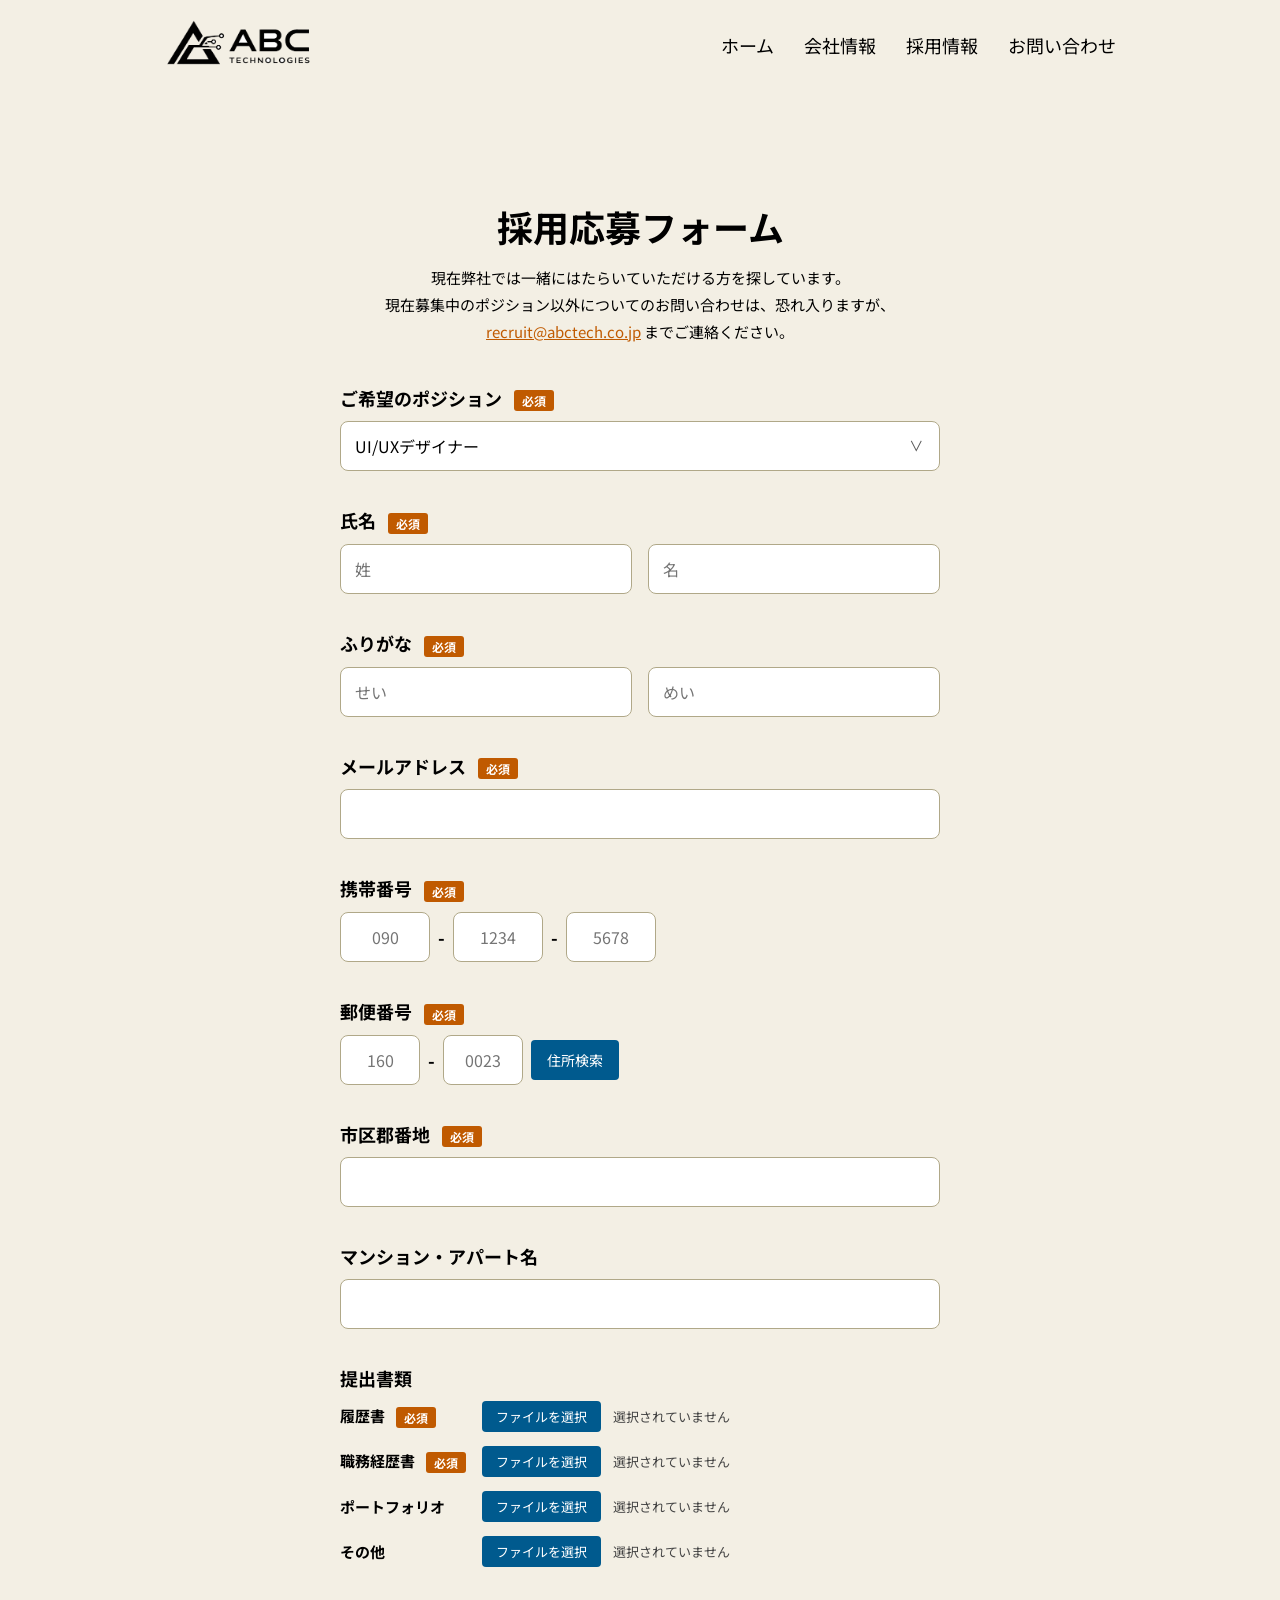
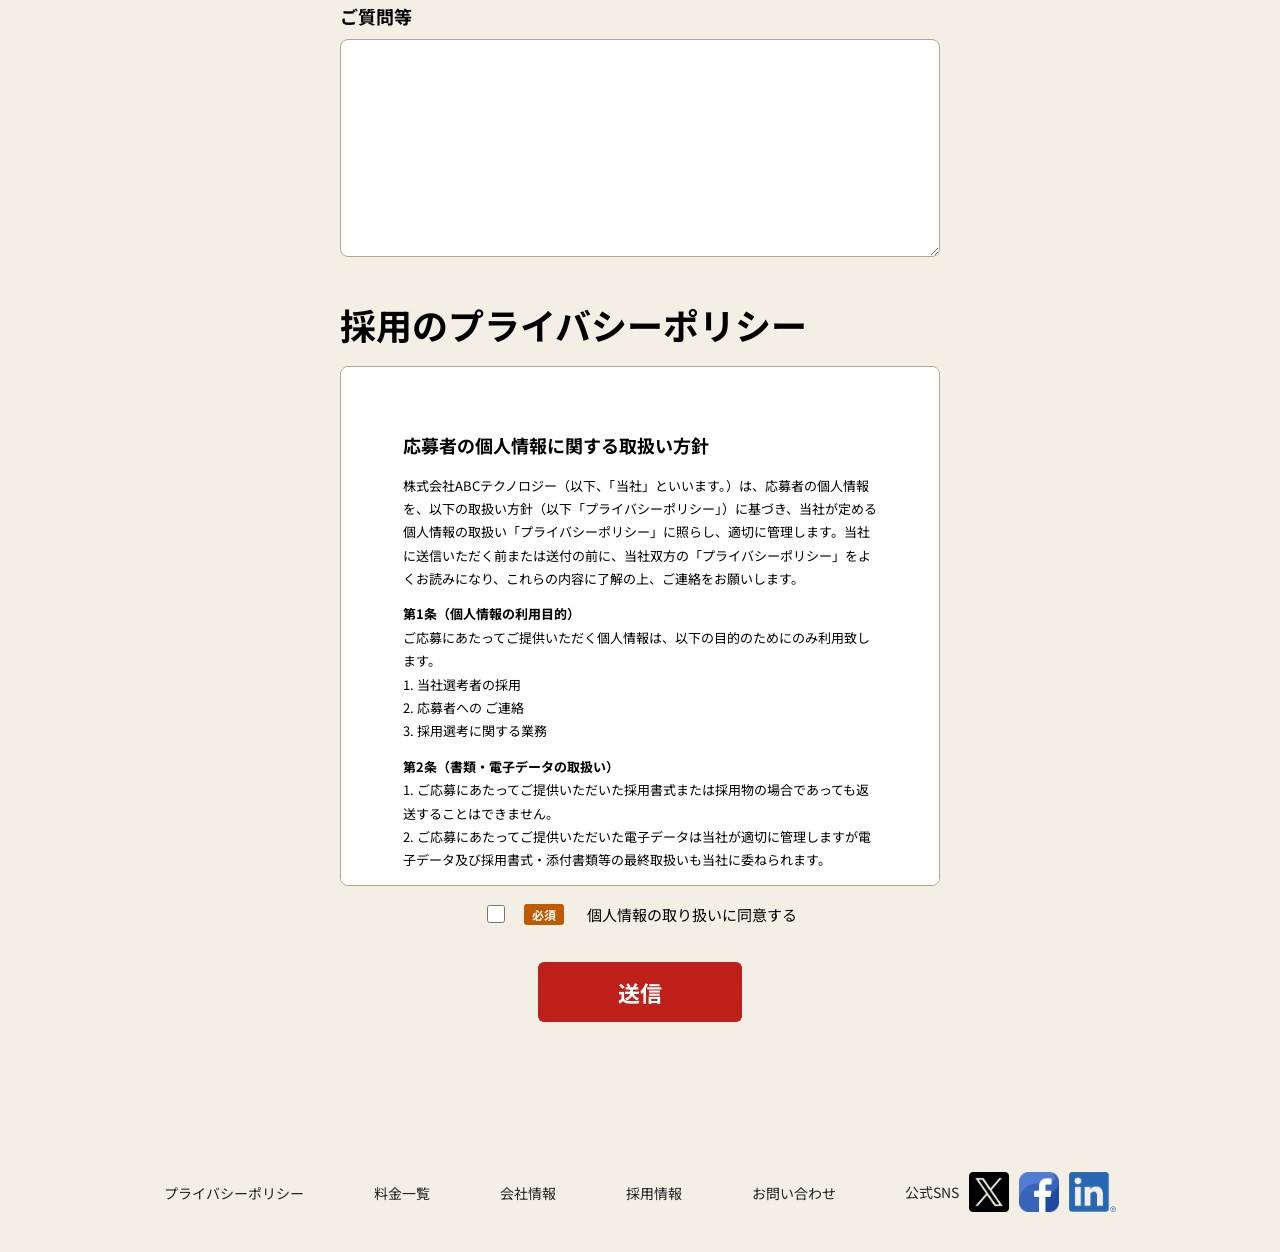
<file: apply.html>
<!DOCTYPE html>
<html lang="ja">

<head>
    <meta charset="UTF-8" />
    <meta name="viewport" content="width=device-width, initial-scale=1.0" />
    <title>採用応募フォーム | ABC Technologies</title>
    <link rel="preconnect" href="https://fonts.googleapis.com">
    <link rel="preconnect" href="https://fonts.gstatic.com" crossorigin>
    <link href="https://fonts.googleapis.com/css2?family=Noto+Sans+JP:wght@400;700&display=swap" rel="stylesheet">
    <link rel="stylesheet" href="css/style.css" />
    <link rel="stylesheet" href="css/responsive.css" media="screen and (max-width: 767px)" />
</head>

<body>

    <!-- ヘッダー -->
    <header>
        <div class="container header-inner">
            <div class="logo">
                <a href="index.html"><img src="images/ABC_Logo.png" alt="ABC Technologies"></a>
            </div>
            <nav class="nav">
                <a href="index.html">ホーム</a>
                <a href="company.html">会社情報</a>
                <a href="recruit.html">採用情報</a>
                <a href="contact.html">お問い合わせ</a>
            </nav>
        </div>
    </header>

    <main>
        <section class="section">
            <div class="container">

                <h1 class="form-page-title">採用応募フォーム</h1>
                <p class="form-page-lead">
                    現在弊社では一緒にはたらいていただける方を探しています。<br>
                    現在募集中のポジション以外についてのお問い合わせは、恐れ入りますが、<br>
                    <a href="mailto:recruit@abctech.co.jp" class="form-mail-link">recruit@abctech.co.jp</a> までご連絡ください。
                </p>

                <!--
                ========================================
                  メール送信の設定方法（2択）

                  【方法A: Formspree Pro（有料・簡単）】※天賦は有料プランが必要
                  1. https://formspree.io でProプランに登録
                  2. フォームIDを取得
                  3. action の "YOUR_FORM_ID" を差し替える

                  【方法B: PHP + PHPMailer（無料・サーバー必要）】
                  1. apply.php を作成しサーバーにアップロード
                  2. action="apply.php" に変更
                  3. 送信先: sachioi.portfolio@gmail.com を apply.php 内に設定
                ========================================
                -->
                <!-- 添付ファイル機能はFormspree Proプランで対応。現在は無料プランのため送信できません -->
                <form class="contact-form" id="applyForm" action="https://formspree.io/f/mnjlyvye" method="POST"
                    enctype="multipart/form-data">
                    <input type="hidden" name="_subject" value="【採用応募】お問い合わせ">
                    <input type="hidden" name="_replyto" value="oi.sachi.lotsangeles@gmail.com">

                    <!-- ご希望のポジション -->
                    <div class="form-group">
                        <label class="form-label" for="position">
                            ご希望のポジション <span class="form-required">必須</span>
                        </label>
                        <div class="form-select-wrap">
                            <select class="form-select" id="position" name="ご希望のポジション" required>
                                <option value="UI/UXデザイナー">UI/UXデザイナー</option>
                                <option value="バックエンドエンジニア">バックエンドエンジニア</option>
                                <option value="経理（マネージャー候補）">経理（マネージャー候補）</option>
                            </select>
                        </div>
                    </div>

                    <!-- 氏名 -->
                    <div class="form-group">
                        <label class="form-label">
                            氏名 <span class="form-required">必須</span>
                        </label>
                        <div class="form-row">
                            <input class="form-input" type="text" name="姓" required placeholder="姓">
                            <input class="form-input" type="text" name="名" required placeholder="名">
                        </div>
                    </div>

                    <!-- ふりがな -->
                    <div class="form-group">
                        <label class="form-label">
                            ふりがな <span class="form-required">必須</span>
                        </label>
                        <div class="form-row">
                            <input class="form-input" type="text" name="せい" required placeholder="せい">
                            <input class="form-input" type="text" name="めい" required placeholder="めい">
                        </div>
                    </div>

                    <!-- メールアドレス -->
                    <div class="form-group">
                        <label class="form-label" for="email">
                            メールアドレス <span class="form-required">必須</span>
                        </label>
                        <input class="form-input" type="email" id="email" name="メールアドレス" required>
                    </div>

                    <!-- 携帯番号 -->
                    <div class="form-group">
                        <label class="form-label">
                            携帯番号 <span class="form-required">必須</span>
                        </label>
                        <div class="form-tel-row">
                            <input class="form-input form-input--tel" type="tel" id="tel1" name="携帯番号1" maxlength="4"
                                required placeholder="090">
                            <span class="form-tel-sep">-</span>
                            <input class="form-input form-input--tel" type="tel" id="tel2" name="携帯番号2" maxlength="4"
                                required placeholder="1234">
                            <span class="form-tel-sep">-</span>
                            <input class="form-input form-input--tel" type="tel" id="tel3" name="携帯番号3" maxlength="4"
                                required placeholder="5678">
                        </div>
                    </div>

                    <!-- 郵便番号 -->
                    <div class="form-group">
                        <label class="form-label">
                            郵便番号 <span class="form-required">必須</span>
                        </label>
                        <div class="form-zip-row">
                            <input class="form-input form-input--zip" type="tel" id="zip1" name="郵便番号1" maxlength="3"
                                required placeholder="160">
                            <span class="form-tel-sep">-</span>
                            <input class="form-input form-input--zip" type="tel" id="zip2" name="郵便番号2" maxlength="4"
                                required placeholder="0023">
                            <button type="button" class="btn-zip-search" id="zipSearch">住所検索</button>
                        </div>
                    </div>

                    <!-- 市区郡番地 -->
                    <div class="form-group">
                        <label class="form-label" for="address">
                            市区郡番地 <span class="form-required">必須</span>
                        </label>
                        <input class="form-input" type="text" id="address" name="市区郡番地" required>
                    </div>

                    <!-- マンション・アパート名 -->
                    <div class="form-group">
                        <label class="form-label" for="building">マンション・アパート名</label>
                        <input class="form-input" type="text" id="building" name="マンション・アパート名">
                    </div>

                    <!-- 提出書類 -->
                    <div class="form-group">
                        <label class="form-label">提出書類</label>
                        <div class="form-file-list">
                            <div class="form-file-row">
                                <span class="form-file-label">履歴書 <span class="form-required">必須</span></span>
                                <input type="file" name="履歴書" id="resume" accept=".pdf,.doc,.docx" required
                                    class="form-file-input">
                                <label for="resume" class="btn-file">ファイルを選択</label>
                                <span class="form-file-name" id="resumeName">選択されていません</span>
                                <button type="button" class="btn-file-clear" id="resumeClear" style="display:none"
                                    aria-label="削除">✕</button>
                            </div>
                            <div class="form-file-row">
                                <span class="form-file-label">職務経歴書 <span class="form-required">必須</span></span>
                                <input type="file" name="職務経歴書" id="career" accept=".pdf,.doc,.docx" required
                                    class="form-file-input">
                                <label for="career" class="btn-file">ファイルを選択</label>
                                <span class="form-file-name" id="careerName">選択されていません</span>
                                <button type="button" class="btn-file-clear" id="careerClear" style="display:none"
                                    aria-label="削除">✕</button>
                            </div>
                            <div class="form-file-row">
                                <span class="form-file-label">ポートフォリオ</span>
                                <input type="file" name="ポートフォリオ" id="portfolio" accept=".pdf,.zip,.png,.jpg"
                                    class="form-file-input">
                                <label for="portfolio" class="btn-file">ファイルを選択</label>
                                <span class="form-file-name" id="portfolioName">選択されていません</span>
                                <button type="button" class="btn-file-clear" id="portfolioClear" style="display:none"
                                    aria-label="削除">✕</button>
                            </div>
                            <div class="form-file-row">
                                <span class="form-file-label">その他</span>
                                <input type="file" name="その他" id="other" class="form-file-input">
                                <label for="other" class="btn-file">ファイルを選択</label>
                                <span class="form-file-name" id="otherName">選択されていません</span>
                                <button type="button" class="btn-file-clear" id="otherClear" style="display:none"
                                    aria-label="削除">✕</button>
                            </div>
                        </div>
                    </div>

                    <!-- ご質問等 -->
                    <div class="form-group">
                        <label class="form-label" for="question">ご質問等</label>
                        <textarea class="form-textarea" id="question" name="ご質問等" rows="8"></textarea>
                    </div>

                    <!-- 採用のプライバシーポリシー -->
                    <div class="form-group">
                        <h2 class="form-privacy-title">採用のプライバシーポリシー</h2>
                        <div class="form-privacy-box">
                            <p class="privacy-box-heading"><strong>応募者の個人情報に関する取扱い方針</strong></p>
                            <p>株式会社ABCテクノロジー（以下、「当社」といいます。）は、応募者の個人情報を、以下の取扱い方針（以下「プライバシーポリシー」）に基づき、当社が定める個人情報の取扱い「プライバシーポリシー」に照らし、適切に管理します。当社に送信いただく前または送付の前に、当社双方の「プライバシーポリシー」をよくお読みになり、これらの内容に了解の上、ご連絡をお願いします。
                            </p>
                            <p><strong>第1条（個人情報の利用目的）</strong><br>
                                ご応募にあたってご提供いただく個人情報は、以下の目的のためにのみ利用致します。<br>
                                1. 当社選考者の採用<br>
                                2. 応募者への ご連絡<br>
                                3. 採用選考に関する業務</p>
                            <p><strong>第2条（書類・電子データの取扱い）</strong><br>
                                1. ご応募にあたってご提供いただいた採用書式または採用物の場合であっても返送することはできません。<br>
                                2. ご応募にあたってご提供いただいた電子データは当社が適切に管理しますが電子データ及び採用書式・添付書類等の最終取扱いも当社に委ねられます。</p>
                            <p><strong>第3条（適用除外）</strong><br>
                                当社代人など、ご提供いただける場合もあっても、その内容がこれにあたらない場合は本方針の対象外となります。</p>
                            <p><strong>第4条（個人情報を提供いただけない場合の取扱い）</strong><br>
                                ご提供が任意の個人情報をご提供いただけない場合、当社代人への ご審査ができない場合があります。</p>
                            <p><strong>第5条（お問い合わせ）</strong><br>
                                ご応募に関するお問い合わせは次の担当部署までご連絡ください。<br>
                                社名：株式会社ABCテクノロジー<br>
                                住所：〒160-0023 東京都新宿区西新宿1-1-1<br>
                                担当部署：人事部<br>
                                Eメールアドレス：Recruit@ABCtech.co.jp</p>
                        </div>

                        <label class="form-checkbox-label">
                            <input type="checkbox" name="採用個人情報同意" required>
                            <span class="form-required">必須</span>　個人情報の取り扱いに同意する
                        </label>
                    </div>

                    <!-- 送信ボタン -->
                    <div class="button-wrap">
                        <button type="submit" class="btn btn-submit btn-submit--orange">送信</button>
                    </div>

                </form>

            </div>
        </section>
    </main>

    <!-- フッター -->
    <footer class="site-footer">
        <div class="container footer-inner">
            <ul class="footer-nav">
                <li><a href="privacy.html">プライバシーポリシー</a></li>
                <li><a href="service.html">料金一覧</a></li>
                <li><a href="company.html">会社情報</a></li>
                <li><a href="recruit.html">採用情報</a></li>
                <li><a href="contact.html">お問い合わせ</a></li>
            </ul>
            <div class="footer-sns">
                <span class="footer-sns-text">公式SNS</span>
                <a href="https://x.com/sachi_oi" target="_blank" rel="noopener"><img src="images/Footer_X logo.png"
                        alt="X"></a>
                <a href="https://www.facebook.com/sachi.oi" target="_blank" rel="noopener"><img
                        src="images/Footer_Facebook logo.png" alt="Facebook"></a>
                <a href="https://www.linkedin.com/in/oisachi/" target="_blank" rel="noopener"><img
                        src="images/Footer_LinkedIn logo.png" alt="LinkedIn"></a>
            </div>
        </div>
    </footer>

    <script>
        /* ---- 郵便番号 → 住所自動入力（zipcloud API） ---- */
        document.getElementById('zipSearch').addEventListener('click', function () {
            const zip = document.getElementById('zip1').value + document.getElementById('zip2').value;
            if (zip.length < 7) {
                alert('郵便番号を正しく入力してください（例：160-0023）');
                return;
            }
            fetch(`https://zipcloud.ibsnet.co.jp/api/search?zipcode=${zip}`)
                .then(r => r.json())
                .then(data => {
                    if (data.results) {
                        const r = data.results[0];
                        document.getElementById('address').value =
                            r.address1 + r.address2 + r.address3;
                    } else {
                        alert('住所が見つかりませんでした。郵便番号を確認してください。');
                    }
                })
                .catch(() => alert('住所検索に失敗しました。'));
        });

        /* ---- ファイル選択・削除 ---- */
        const fileFields = [
            { input: 'resume', nameEl: 'resumeName', clearBtn: 'resumeClear' },
            { input: 'career', nameEl: 'careerName', clearBtn: 'careerClear' },
            { input: 'portfolio', nameEl: 'portfolioName', clearBtn: 'portfolioClear' },
            { input: 'other', nameEl: 'otherName', clearBtn: 'otherClear' },
        ];

        fileFields.forEach(({ input, nameEl, clearBtn }) => {
            const inputEl = document.getElementById(input);
            const nameSpan = document.getElementById(nameEl);
            const clearEl = document.getElementById(clearBtn);

            // ファイル選択時：ファイル名表示・削除ボタン表示
            inputEl.addEventListener('change', function () {
                if (this.files.length > 0) {
                    nameSpan.textContent = this.files[0].name;
                    clearEl.style.display = 'inline-flex';
                } else {
                    nameSpan.textContent = '選択されていません';
                    clearEl.style.display = 'none';
                }
            });

            // 削除ボタン：ファイルをリセット
            clearEl.addEventListener('click', function () {
                inputEl.value = '';
                nameSpan.textContent = '選択されていません';
                clearEl.style.display = 'none';
            });
        });

        /* ---- 日本語バリデーションメッセージ ---- */
        document.getElementById('applyForm').addEventListener('submit', function (e) {
            const inputs = this.querySelectorAll('[required]');
            let firstInvalid = null;
            inputs.forEach(el => {
                if (!el.validity.valid) {
                    if (!firstInvalid) firstInvalid = el;
                    if (el.validity.valueMissing) {
                        el.setCustomValidity('この項目は必須です。');
                    }
                } else {
                    el.setCustomValidity('');
                }
            });
        });

        // 入力のたびにカスタムメッセージをリセット（再入力時に正しく検証されるよう）
        document.getElementById('applyForm').querySelectorAll('[required]').forEach(el => {
            el.addEventListener('input', function () {
                this.setCustomValidity('');
            });
        });
    </script>

</body>

</html>
</file>
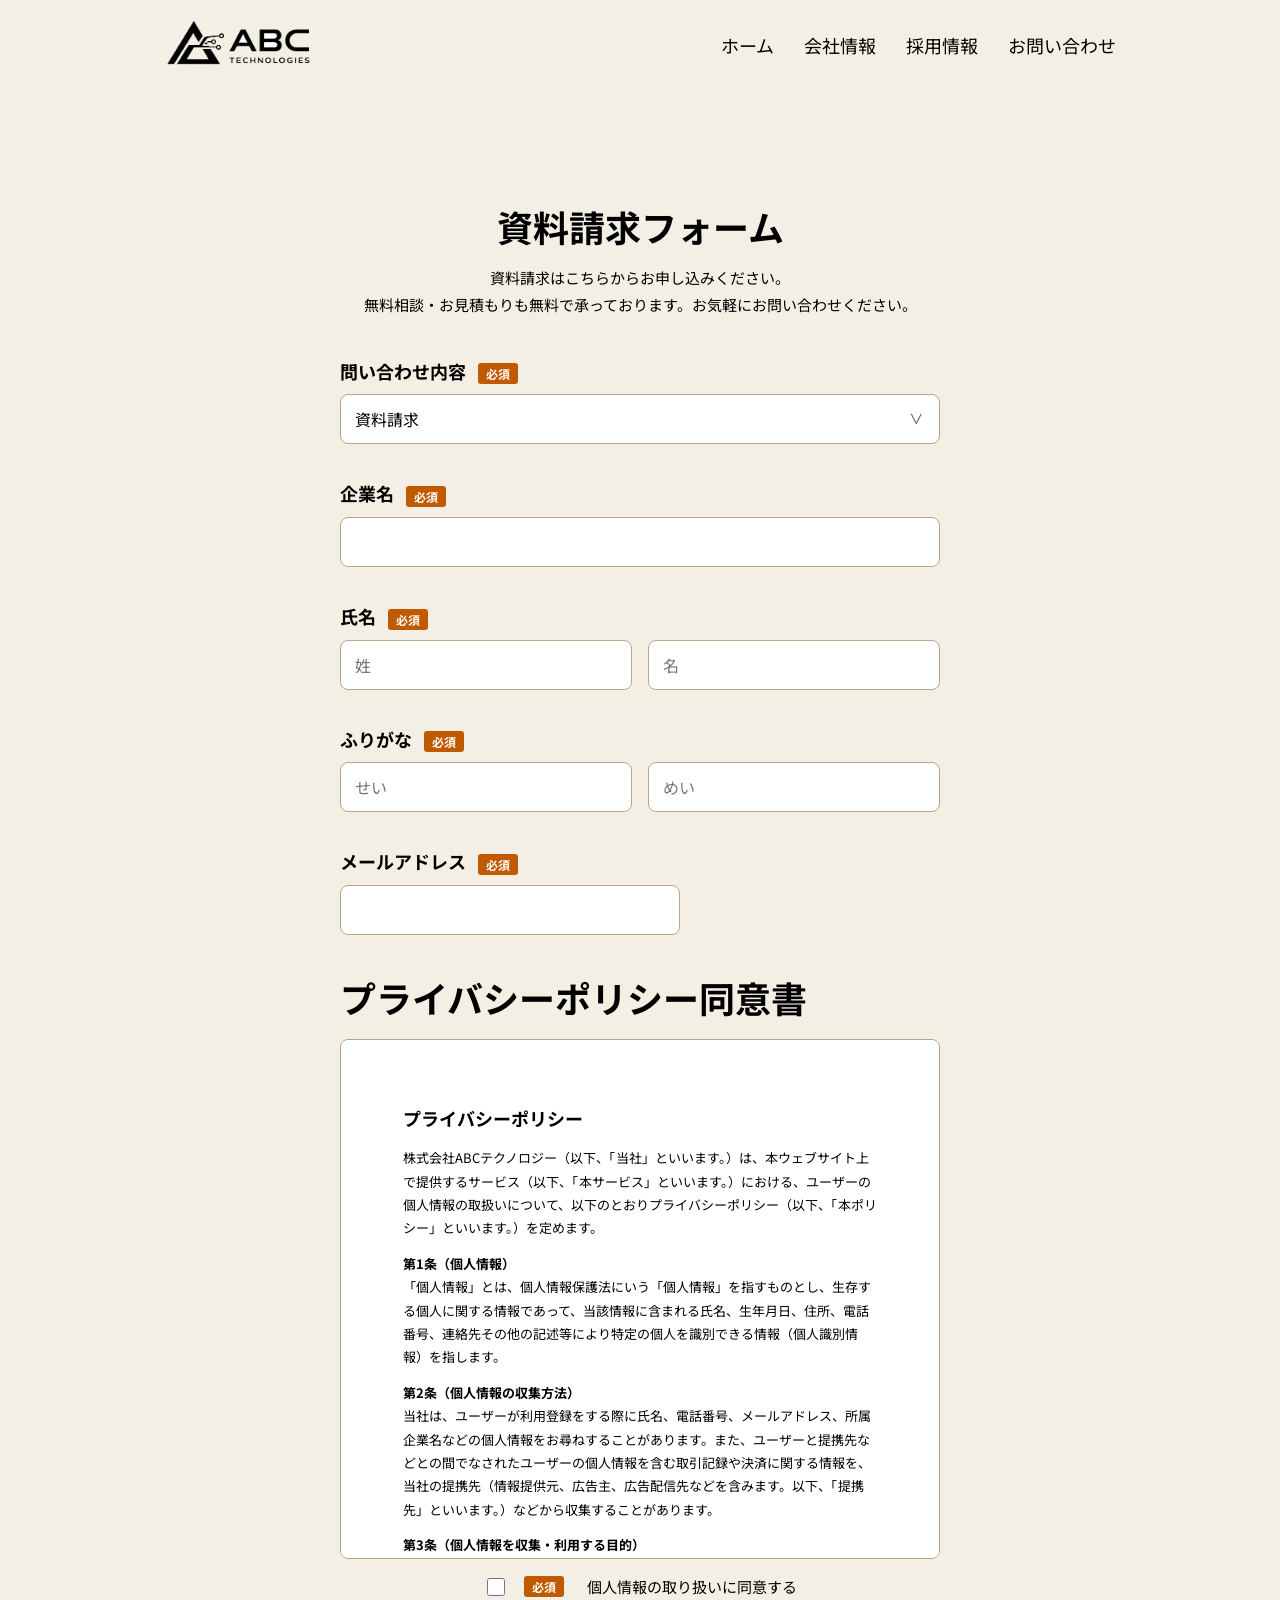
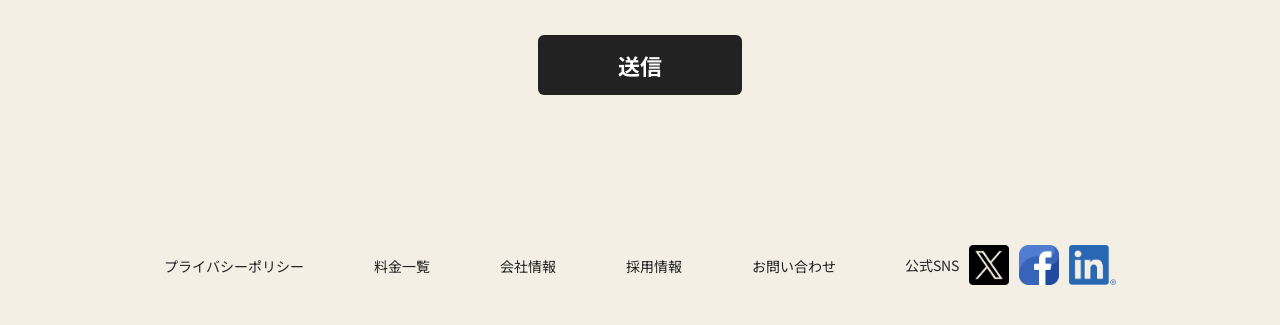
<file: contact.html>
<!DOCTYPE html>
<html lang="ja">

<head>
    <meta charset="UTF-8" />
    <meta name="viewport" content="width=device-width, initial-scale=1.0" />
    <title>お問い合わせ | ABC Technologies</title>
    <link rel="preconnect" href="https://fonts.googleapis.com">
    <link rel="preconnect" href="https://fonts.gstatic.com" crossorigin>
    <link href="https://fonts.googleapis.com/css2?family=Noto+Sans+JP:wght@400;700&display=swap" rel="stylesheet">
    <link rel="stylesheet" href="css/style.css" />
    <link rel="stylesheet" href="css/responsive.css" media="screen and (max-width: 767px)" />
</head>

<body>

    <!-- ヘッダー -->
    <header>
        <div class="container header-inner">
            <div class="logo">
                <a href="index.html"><img src="images/ABC_Logo.png" alt="ABC Technologies"></a>
            </div>
            <nav class="nav">
                <a href="index.html">ホーム</a>
                <a href="company.html">会社情報</a>
                <a href="recruit.html">採用情報</a>
                <a href="contact.html">お問い合わせ</a>
            </nav>
        </div>
    </header>

    <main>
        <section class="section">
            <div class="container">

                <!-- ページタイトル（JS で切り替え） -->
                <h1 class="form-page-title" id="formTitle">資料請求フォーム</h1>
                <p class="form-page-lead" id="formLead">資料請求はこちらからお申し込みください。<br>無料相談・お見積もりも無料で承っております。お気軽にお問い合わせください。
                </p>

                <!--
                ========================================
                  メール送信の設定方法（2択）

                  【方法A: Formspree（無料）】　※50件まで無料
                  1. https://formspree.io で無料プランに登録
                  2. フォームIDを取得
                  3. action の "YOUR_FORM_ID" を差し替える

                  【方法B: PHP + PHPMailer（無料・サーバー必要）】
                  1. apply.php を作成しサーバーにアップロード
                  2. action="apply.php" に変更
                  3. 送信先: oi.sachi.lotsangeles@gmail.com を apply.php 内に設定
                ========================================
                -->
                <form class="contact-form" id="contactForm" action="https://formspree.io/f/mnjlyvye" method="POST">
                    <!-- Formspree へのメール転送先（hidden） -->
                    <input type="hidden" name="_replyto" value="sachioi.portfolio@gmail.com">
                    <input type="hidden" name="_subject" id="mailSubject" value="【資料請求】お問い合わせ">

                    <!-- 問い合わせ内容 -->
                    <div class="form-group">
                        <label class="form-label" for="inquiryType">
                            問い合わせ内容 <span class="form-required">必須</span>
                        </label>
                        <div class="form-select-wrap">
                            <select class="form-select" id="inquiryType" name="問い合わせ内容" required>
                                <option value="資料請求">資料請求</option>
                                <option value="無料相談">無料相談</option>
                            </select>
                        </div>
                    </div>

                    <!-- 企業名 -->
                    <div class="form-group">
                        <label class="form-label" for="company">
                            企業名 <span class="form-required">必須</span>
                        </label>
                        <input class="form-input" type="text" id="company" name="企業名" required placeholder="">
                    </div>

                    <!-- 氏名 -->
                    <div class="form-group">
                        <label class="form-label">
                            氏名 <span class="form-required">必須</span>
                        </label>
                        <div class="form-row">
                            <input class="form-input" type="text" name="姓" required placeholder="姓">
                            <input class="form-input" type="text" name="名" required placeholder="名">
                        </div>
                    </div>

                    <!-- ふりがな -->
                    <div class="form-group">
                        <label class="form-label">
                            ふりがな <span class="form-required">必須</span>
                        </label>
                        <div class="form-row">
                            <input class="form-input" type="text" name="せい" required placeholder="せい">
                            <input class="form-input" type="text" name="めい" required placeholder="めい">
                        </div>
                    </div>

                    <!-- メールアドレス -->
                    <div class="form-group">
                        <label class="form-label" for="email">
                            メールアドレス <span class="form-required">必須</span>
                        </label>
                        <input class="form-input form-input--half" type="email" id="email" name="メールアドレス" required>
                    </div>

                    <!-- ご相談内容（無料相談のみ表示） -->
                    <div class="form-group" id="consultSection" style="display: none;">
                        <label class="form-label">ご相談内容</label>
                        <p class="form-note">無料相談の方は、業務改善システム、在庫管理システム、属人化防止システムの中から選んで打ち込んでください。</p>
                        <input class="form-input" type="text" name="ご相談内容">
                    </div>

                    <!-- ご相談内容詳細（無料相談のみ表示） -->
                    <div class="form-group" id="consultDetailSection" style="display: none;">
                        <label class="form-label" for="consultDetail">ご相談内容詳細</label>
                        <textarea class="form-textarea" id="consultDetail" name="ご相談内容詳細" rows="8"></textarea>
                    </div>

                    <!-- プライバシーポリシー同意書 -->
                    <div class="form-group">
                        <h2 class="form-privacy-title">プライバシーポリシー同意書</h2>
                        <div class="form-privacy-box">
                            <p class="privacy-box-heading"><strong>プライバシーポリシー</strong></p>
                            <p>株式会社ABCテクノロジー（以下、「当社」といいます。）は、本ウェブサイト上で提供するサービス（以下、「本サービス」といいます。）における、ユーザーの個人情報の取扱いについて、以下のとおりプライバシーポリシー（以下、「本ポリシー」といいます。）を定めます。
                            </p>
                            <p><strong>第1条（個人情報）</strong><br>
                                「個人情報」とは、個人情報保護法にいう「個人情報」を指すものとし、生存する個人に関する情報であって、当該情報に含まれる氏名、生年月日、住所、電話番号、連絡先その他の記述等により特定の個人を識別できる情報（個人識別情報）を指します。
                            </p>
                            <p><strong>第2条（個人情報の収集方法）</strong><br>
                                当社は、ユーザーが利用登録をする際に氏名、電話番号、メールアドレス、所属企業名などの個人情報をお尋ねすることがあります。また、ユーザーと提携先などとの間でなされたユーザーの個人情報を含む取引記録や決済に関する情報を、当社の提携先（情報提供元、広告主、広告配信先などを含みます。以下、「提携先」といいます。）などから収集することがあります。
                            </p>
                            <p><strong>第3条（個人情報を収集・利用する目的）</strong><br>
                                当社が個人情報を収集・利用する目的は、以下のとおりです。<br>
                                1. 当社サービスの提供・運営のため<br>
                                2. ユーザーからのお問い合わせに回答するため（本人確認を行うことを含む）<br>
                                3. ユーザーが利用中のサービスの新機能、更新情報、キャンペーン等及び当社が提供する他のサービスの案内のメールを送付するため<br>
                                4. メンテナンス、重要なお知らせなど必要に応じたご連絡のため<br>
                                5. 利用規約に違反したユーザーや、不正・不当な目的でサービスを利用しようとするユーザーを特定し、ご利用をお断りするため<br>
                                6. ユーザーにご自身の登録情報の閲覧や変更、削除、ご利用状況の閲覧を行っていただくため<br>
                                7. 上記の利用目的に付随する目的</p>
                            <p><strong>第4条（個人情報の第三者提供）</strong><br>
                                当社は、次に掲げる場合を除いて、あらかじめユーザーの同意を得ることなく、第三者に個人情報を提供することはありません。ただし、個人情報保護法その他の法令で認められる場合を除きます。
                            </p>
                            <p><strong>第5条（個人情報の訂正および削除）</strong><br>
                                ユーザーは、当社の保有する自己の個人情報が誤った情報である場合には、当社が定める手続きにより、当社に対して個人情報の訂正、追加または削除（以下、「訂正等」といいます。）を請求することができます。
                            </p>
                            <p><strong>第6条（お問い合わせ窓口）</strong><br>
                                本ポリシーに関するお問い合わせは、下記の窓口までお願いいたします。<br>
                                社名：株式会社ABCテクノロジー<br>
                                住所：〒160-0023 東京都新宿区西新宿1-1-1<br>
                                担当部署：お問い合わせ窓口<br>
                                Eメールアドレス：info@ABCtech.co.jp</p>
                        </div>
                        <label class="form-checkbox-label">
                            <input type="checkbox" name="個人情報同意" required>
                            <span class="form-required">必須</span>　個人情報の取り扱いに同意する
                        </label>
                    </div>

                    <!-- 送信ボタン -->
                    <div class="button-wrap">
                        <button type="submit" class="btn btn-submit btn-submit--black" id="submitBtn">送信</button>
                    </div>

                </form>

            </div>
        </section>

    </main>

    <!-- フッター -->
    <footer class="site-footer">
        <div class="container footer-inner">
            <ul class="footer-nav">
                <li><a href="privacy.html">プライバシーポリシー</a></li>
                <li><a href="service.html">料金一覧</a></li>
                <li><a href="company.html">会社情報</a></li>
                <li><a href="recruit.html">採用情報</a></li>
                <li><a href="contact.html">お問い合わせ</a></li>
            </ul>
            <div class="footer-sns">
                <span class="footer-sns-text">公式SNS</span>
                <a href="https://x.com/sachi_oi" target="_blank" rel="noopener"><img src="images/Footer_X logo.png"
                        alt="X"></a>
                <a href="https://www.facebook.com/sachi.oi" target="_blank" rel="noopener"><img
                        src="images/Footer_Facebook logo.png" alt="Facebook"></a>
                <a href="https://www.linkedin.com/in/oisachi/" target="_blank" rel="noopener"><img
                        src="images/Footer_LinkedIn logo.png" alt="LinkedIn"></a>
            </div>
        </div>
    </footer>

    <script>
        const inquiryType = document.getElementById('inquiryType');
        const formTitle = document.getElementById('formTitle');
        const formLead = document.getElementById('formLead');
        const mailSubject = document.getElementById('mailSubject');
        const consultSection = document.getElementById('consultSection');
        const consultDetailSection = document.getElementById('consultDetailSection');
        const submitBtn = document.getElementById('submitBtn');

        const contents = {
            '資料請求': {
                title: '資料請求フォーム',
                lead: '資料請求はこちらからお申し込みください。<br>無料相談・お見積もりも無料で承っております。お気軽にお問い合わせください。',
                subject: '【資料請求】お問い合わせ',
            },
            '無料相談': {
                title: '無料相談申し込みフォーム',
                lead: '貴社のお悩み・ご要望を伺い、ご予算に応じたシステムをご提案します。<br>ご相談・お見積もりは無料です。どうぞお気軽にご相談ください。',
                subject: '【無料相談】お問い合わせ',
            },
        };

        function updateForm() {
            const selected = inquiryType.value;
            const c = contents[selected];

            formTitle.textContent = c.title;
            formLead.innerHTML = c.lead;
            mailSubject.value = c.subject;

            const isConsult = selected === '無料相談';
            consultSection.style.display = isConsult ? '' : 'none';
            consultDetailSection.style.display = isConsult ? '' : 'none';

            submitBtn.classList.remove('btn-submit--black', 'btn-submit--green');
            submitBtn.classList.add(isConsult ? 'btn-submit--green' : 'btn-submit--black');
        }

        inquiryType.addEventListener('change', updateForm);

        // URLパラメータ（?type=資料請求 / ?type=無料相談）で初期選択を切り替え
        const urlParams = new URLSearchParams(window.location.search);
        const typeParam = urlParams.get('type');
        if (typeParam && contents[typeParam]) {
            inquiryType.value = typeParam;
        }
        updateForm(); // 初期表示

        /* ---- 日本語バリデーションメッセージ ---- */
        document.getElementById('contactForm').addEventListener('submit', function () {
            this.querySelectorAll('[required]').forEach(el => {
                if (!el.validity.valid && el.validity.valueMissing) {
                    el.setCustomValidity('この項目は必須です。');
                } else {
                    el.setCustomValidity('');
                }
            });
        });

        document.getElementById('contactForm').querySelectorAll('[required]').forEach(el => {
            el.addEventListener('input', function () { this.setCustomValidity(''); });
            el.addEventListener('change', function () { this.setCustomValidity(''); });
        });
    </script>

</body>

</html>
</file>
<file: css/style.css>
/* =========================
   リセット
========================= */
*, *::before, *::after {
  box-sizing: border-box;
}

/* =========================
   基本レイアウト
========================= */
body {
  margin: 0;
  font-family: "Noto Sans JP", "Hiragino Sans", sans-serif;
  background-color: #f3efe4;
  color: #000;
}

img {
  max-width: 100%;
  height: auto;
}

.container {
  max-width: 1000px;
  margin: 0 auto;
  padding: 0 24px;
}

/* =========================
   ヘッダー
========================= */
header {
  background-color: #f3efe4;
  padding: 20px 0;
}

.header-inner {
  display: flex;
  justify-content: space-between;
  align-items: center;
}

.nav {
  display: flex;
  gap: 30px;
}

.nav a {
  text-decoration: none;
  color: #000;
  font-size: 18px;
  transition: opacity 0.2s ease;
}

.nav a:hover {
  opacity: 0.5;
}

.logo img {
  height: 50px;
  display: block;
}

/* =========================
   Hero
========================= */

.hero {
  min-height: 520px;
  width: 100%;
  display: flex;
  align-items: center;
  justify-content: center;
  text-align: center;
  background-image: url("../images/Home_Hero.png");
  background-size: cover;
  background-position: center;
  color: #000;
}

.hero-inner {
  max-width: 700px;
  margin: 0 auto;
}

.hero-inner h1 {
  font-size: 46px;
  line-height: 1.5;
  margin: 0;
}

.hero-inner p {
  font-size: 24px;
  line-height: 1.6;
  margin-top: 20px;
  margin-bottom: 0;
}

/* =========================
   共通セクション
========================= */
.section {
  padding: 80px 0;
  text-align: center;
}

.section h2 {
  font-size: 36px;
  margin-top: 0;
  margin-bottom: 16px;
}

.section-lead {
  font-size: 18px;
  text-align: center;
  margin-top: 8px;
  margin-bottom: 0;
}

/* section直下の説明文用 */
.section > .container > p {
  margin-top: 0;
  margin-bottom: 40px;
}

/* =========================
   タグ共通
========================= */
.tag-list {
  display: flex;
  gap: 8px;
  flex-wrap: wrap;
}

.tag {
  display: inline-block;
  padding: 2px 8px;
  font-size: 12px;
  border: 1px solid #bdb7a8;
  background-color: #fff;
}

/* =========================
   サービスの紹介
========================= */
.service-wrapper {
  width: 100%;
}

.service-list {
  display: flex;
  gap: 40px;
  margin-top: 24px;
}

.service-card {
  display: flex;
  flex: 1;
  background-color: #f3efe4;
}

.service-card img {
  width: 200px;
  height: 160px;
  object-fit: cover;
  display: block;
  flex-shrink: 0;
  margin-top: 20px;
}

.service-content h3 {
  font-size: 24px;
  margin: 0 0 8px;
}

.service-content p {
  font-size: 16px;
  line-height: 1.4;
  margin: 0 0 10px;
}

.service-content {
  padding: 12px 14px;
  text-align: left;
  margin-bottom: 2px;
}

.service-content .tag-list .tag {
  font-size: 14px;
}

.service-note {
  font-size: 14px;
  line-height: 1.6;
  padding-top: 20px;
  text-align: left;
}

/* =========================
   システムの紹介
========================= */
.system-lead {
  font-size: 18px;
  text-align: center;
  margin-top: 8px;
  margin-bottom: 0;
}

.system-list {
  display: flex;
  gap: 26px;
  justify-content: center;
  margin-top: 24px;
}

.system-card {
  flex: 1;
  text-align: left;
}

.system-card h3{
  font-size: 24px;
  margin-top: 20px;
  margin-bottom: 0px;
}

.system-card img {
  width: 100%;
  height: 200px;
  object-fit: cover;
  display: block;
}

.system-sentence {
  font-size: 16px;
  line-height: 1.4;
  margin-top: 4px;
  margin-bottom: 4px; 
}

.target-user {
  font-size: 15px;
  line-height: 1.5;
  background-color: #e8e2d4;
  border-radius: 8px;
  padding: 10px 12px;
  margin-top: 8px;
}

/* =========================
   ボタン
========================= */
.button-wrap {
  margin-bottom: 30px;
}

.btn {
  display: inline-block;
  background: #000;
  color: #fff;
  padding: 12px 40px;
  text-decoration: none;
  border-radius: 6px;
  transition: background-color 0.2s ease, transform 0.2s ease;
  font-size: 20px;
}

.btn-free-consultation {
  background: #005731; 
}

.btn:hover {
  background-color: #555;
  transform: translateY(-2px);
}

/* =========================
   お客様の声
========================= */
.voice-lead {
  font-size: 18px;
  text-align: center;
  margin-top: 8px;
  margin-bottom: 0;
}

.voice-card-lead {
  font-size: 24px;
  font-weight: 700;
  margin-bottom: 16px !important;
}

.voice-list {
  display: flex;
  gap: 25px;
  justify-content: center;
}

.voice-card {
  flex: 1;
  border-radius: 8px;
  background: #e8e2d4;
  padding: 30px 30px 36px 36px;
/* 上 右 下 左 の順 */
  text-align: left;
}

.voice-card h3 {
  font-size: 24px;
  margin-top: 0;
  margin-bottom: 10px;
}

.voice-card h4 {
  font-size: 18px;
  margin-top: 0;
  margin-bottom: 10px;
}

.voice-card p {
  font-size: 14px;
  line-height: 1.5;
  margin: 0;
}

.text-red {
  color: #8B0000;
  text-decoration: underline;
}



/* =========================
   フッター
========================= */
.site-footer {
  background-color: #f3efe4;
  padding: 40px 0;
}

.copyright-bar {
  background-color: #2a2a2a;
  padding: 14px 0;
  text-align: center;
}

.copyright-bar p {
  font-size: 12px;
  color: rgba(255, 255, 255, 0.55);
  letter-spacing: 0.08em;
  margin: 0;
}

.footer-inner {
  display: flex;
  justify-content: space-between;
  align-items: center;
  flex-wrap: nowrap;
  max-width: 1000px;
  margin: 0 auto;
  padding: 0 24px;
}

.footer-nav {
  display: contents;
  list-style: none;
  padding: 0;
  margin: 0;
}

.footer-nav li {
  list-style: none;
}

.footer-nav a {
  text-decoration: none;
  color: #222;
  font-size: 14px;
  line-height: 1.4;
  text-align: center;
  white-space: nowrap;
}

.footer-sns {
  display: flex;
  align-items: center;
  gap: 10px;
}

.footer-sns-text {
  font-size: 14px;
  color: #222;
}

.footer-sns img {
  width: auto;
  height: 40px;
  display: block;
  object-fit: contain;
}

/* =========================
   プライバシーポリシー
========================= */
.privacy-body {
  text-align: left;
  max-width: 800px;
  margin: 32px auto 0;
  line-height: 1.9;
  font-size: 15px;
}

.privacy-body h3 {
  font-size: 17px;
  font-weight: 700;
  margin: 32px 0 8px;
  padding-left: 12px;
  border-left: 4px solid #333;
}

.privacy-body p {
  margin: 0 0 12px;
}

.privacy-body ol {
  margin: 0 0 12px;
  padding-left: 24px;
}

.privacy-body ol li {
  margin-bottom: 6px;
}

/* =========================
   お問い合わせフォーム
========================= */
.form-page-title {
  font-size: 36px;
  font-weight: 700;
  margin-bottom: 12px;
}

.form-page-lead {
  font-size: 15px;
  line-height: 1.8;
  margin-bottom: 48px;
}

.contact-form {
  max-width: 600px;
  margin: 0 auto;
  text-align: left;
}

.form-group {
  margin-bottom: 36px;
}

.form-label {
  display: block;
  font-size: 18px;
  font-weight: 700;
  margin-bottom: 10px;
}

.form-required {
  display: inline-block;
  background-color: #c05a00;
  color: #fff;
  font-size: 12px;
  font-weight: 700;
  padding: 2px 8px;
  border-radius: 3px;
  margin-left: 8px;
  vertical-align: middle;
}

.form-select-wrap {
  position: relative;
}

.form-select-wrap::after {
  content: '＞';
  position: absolute;
  right: 16px;
  top: 50%;
  transform: translateY(-50%) rotate(90deg);
  pointer-events: none;
  font-size: 14px;
  color: #555;
}

.form-select {
  width: 100%;
  padding: 12px 40px 12px 14px;
  font-size: 16px;
  font-family: inherit;
  border: 1px solid #b0a888;
  border-radius: 8px;
  background-color: #fff;
  appearance: none;
  cursor: pointer;
}

.form-input {
  width: 100%;
  padding: 12px 14px;
  font-size: 16px;
  font-family: inherit;
  border: 1px solid #b0a888;
  border-radius: 8px;
  background-color: #fff;
}

.form-input--half {
  max-width: 340px;
}

.form-row {
  display: flex;
  gap: 16px;
}

.form-row .form-input {
  flex: 1;
}

.form-note {
  font-size: 14px;
  color: #555;
  margin: 0 0 10px;
  line-height: 1.7;
}

.form-textarea {
  width: 100%;
  padding: 12px 14px;
  font-size: 16px;
  font-family: inherit;
  border: 1px solid #b0a888;
  border-radius: 8px;
  background-color: #fff;
  resize: vertical;
}

.form-privacy-title {
  font-size: 24px;
  font-weight: 700;
  margin-bottom: 16px;
}

.form-privacy-box {
  border: 1px solid #b0a888;
  border-radius: 8px;
  background-color: #fff;
  padding: 62px;
  height: 520px;
  overflow-y: scroll;
  font-size: 13px;
  line-height: 1.8;
  text-align: left;
  margin-bottom: 16px;
}

.privacy-box-heading {
  font-size: 18px;
}

.form-privacy-box p {
  margin: 0 0 12px;
}

.form-checkbox-label {
  display: flex;
  align-items: center;
  justify-content: center;
  gap: 8px;
  font-size: 15px;
  cursor: pointer;
}

.contact-form .button-wrap,
#applyForm .button-wrap {
  text-align: center;
}

.form-checkbox-label input[type="checkbox"] {
  width: 18px;
  height: 18px;
  cursor: pointer;
  flex-shrink: 0;
}

.btn-submit {
  background-color: #005a8e;
  font-size: 22px;
  padding: 14px 80px;
  border: none;
  cursor: pointer;
  font-family: inherit;
  font-weight: 700;
  border-radius: 6px;
  color: #fff;
  transition: background-color 0.2s ease, transform 0.2s ease;
}

.btn-submit:hover {
  background-color: #004570;
  transform: translateY(-2px);
}

.btn-submit--orange {
  background-color: #c0201a;
}

.btn-submit--orange:hover {
  background-color: #961812;
}

.btn-submit--black {
  background-color: #222;
}

.btn-submit--black:hover {
  background-color: #444;
}

.btn-submit--green {
  background-color: #005731;
}

.btn-submit--green:hover {
  background-color: #003d22;
}

.form-mail-link,
.form-privacy-link {
  color: #c05a00;
  text-decoration: underline;
}

/* 携帯・郵便番号 */
.form-tel-row,
.form-zip-row {
  display: flex;
  align-items: center;
  gap: 8px;
}

.form-input--tel {
  width: 90px;
  text-align: center;
}

.form-input--zip {
  width: 80px;
  text-align: center;
}

.form-tel-sep {
  font-size: 18px;
  font-weight: 700;
}

.btn-zip-search {
  background-color: #005a8e;
  color: #fff;
  border: none;
  border-radius: 4px;
  padding: 10px 16px;
  font-size: 14px;
  font-family: inherit;
  cursor: pointer;
  white-space: nowrap;
  transition: background-color 0.2s;
}

.btn-zip-search:hover {
  background-color: #004570;
}

/* ファイルアップロード */
.form-file-list {
  display: flex;
  flex-direction: column;
  gap: 14px;
}

.form-file-row {
  display: flex;
  align-items: center;
  gap: 12px;
  flex-wrap: wrap;
}

.form-file-label {
  font-size: 15px;
  font-weight: 700;
  min-width: 130px;
}

.form-file-input {
  display: none;
}

.btn-file {
  display: inline-block;
  background-color: #005a8e;
  color: #fff;
  border: none;
  border-radius: 4px;
  padding: 6px 14px;
  font-size: 13px;
  cursor: pointer;
  white-space: nowrap;
  transition: background-color 0.2s;
}

.btn-file:hover {
  background-color: #004570;
}

.form-file-name {
  font-size: 13px;
  color: #444;
}

.btn-file-clear {
  display: inline-flex;
  align-items: center;
  justify-content: center;
  background-color: #e0e0e0;
  color: #555;
  border: none;
  border-radius: 50%;
  width: 22px;
  height: 22px;
  font-size: 12px;
  cursor: pointer;
  flex-shrink: 0;
  transition: background-color 0.2s, color 0.2s;
  line-height: 1;
}

.btn-file-clear:hover {
  background-color: #c00;
  color: #fff;
}

/* =========================
   採用ヒーロー
========================= */
.recruit-hero {
  width: 100%;
  position: relative;
  color: #fff;
}

.recruit-hero img.recruit-hero-img {
  display: block;
  width: 100%;
  height: auto;
}

.recruit-hero-inner {
  position: absolute;
  top: 8%;
  left: 0;
  width: 100%;
  text-align: center;
}

.recruit-hero-inner h1 {
  font-size: 40px;
  font-weight: 700;
  margin: 0;
  text-shadow: 0 2px 8px rgba(0,0,0,0.7);
}

/* =========================
   採用リード文
========================= */
.recruit-lead {
  font-size: 18px;
  text-align: center;
  margin-top: 8px;
  margin-bottom: 40px;
}

/* =========================
   中途採用
========================= */
.job-list {
  display: flex;
  gap: 24px;
  margin-bottom: 40px;
  text-align: left;
}

.job-card {
  flex: 1;
}

.job-card img {
  width: 100%;
  height: 160px;
  object-fit: cover;
  display: block;
}

.job-card-body {
  padding: 12px 4px 0;
}

.job-card-body h3 {
  font-size: 19px;
  font-weight: 700;
  margin: 0 0 6px;
}

.job-card-body p {
  font-size: 14px;
  line-height: 1.6;
  margin: 0 0 10px;
}

.job-link {
  font-size: 14px;
  color: #c0201a;
  text-decoration: underline;
}

.job-link:hover {
  opacity: 0.7;
}

.btn-apply {
  background-color: #c0201a;
}

.btn-apply:hover {
  background-color: #961812;
}

/* =========================
   メンバー紹介
========================= */
.member-list {
  display: grid;
  grid-template-columns: 1fr 1fr;
  gap: 24px;
  margin-top: 32px;
  text-align: left;
}

.member-card {
  background-color: #ede8dc;
  border-radius: 8px;
  overflow: hidden;
}

.member-header {
  padding: 16px 20px 12px;
}

.member-role {
  display: flex;
  align-items: baseline;
  gap: 8px;
  font-size: 18px;
  font-weight: 700;
  margin: 0 0 6px;
  white-space: nowrap;
}

.member-name {
  color: #222;
  text-decoration: none;
  font-size: 14px;
  font-weight: 400;
}

.member-name:hover {
  text-decoration: underline;
}

.member-catchphrase {
  font-size: 14px;
  font-weight: 700;
  color: #8B0000;
  margin: 0;
}

.member-body {
  display: flex;
  gap: 16px;
  padding: 0 20px 20px;
  align-items: flex-start;
}

.member-body img {
  width: 80px;
  height: 80px;
  object-fit: cover;
  border-radius: 50%;
  flex-shrink: 0;
}

.member-body p {
  font-size: 13px;
  line-height: 1.7;
  margin: 0;
}

/* =========================
   会社概要
========================= */
.company-table {
  width: 100%;
  border-collapse: collapse;
  margin-top: 32px;
  text-align: left;
  font-size: 19px;
}

.company-table th,
.company-table td {
  border: 1px solid #b0a888;
  padding: 14px 20px;
  vertical-align: top;
  line-height: 1.7;
}

.company-table th {
  width: 220px;
  font-weight: 700;
  text-align: center;
  background-color: #f3efe4;
  white-space: nowrap;
}

.company-table td {
  background-color: #fff;
  padding-left: 60px;
}

/* =========================
   沿革
========================= */
.timeline {
  margin-top: 40px;
  position: relative;
}

.timeline-item {
  display: grid;
  grid-template-columns: 130px 40px 1fr;
  align-items: stretch;
  margin-bottom: 0;
}

.timeline-year {
  font-size: 30px;
  font-weight: 700;
  color: #555;
  display: flex;
  align-items: center;
  justify-content: flex-start;
  padding-left: 16px;
  padding-right: 8px;
  padding-top: 24px;
  padding-bottom: 24px;
}

.timeline-dot-wrap {
  display: flex;
  flex-direction: column;
  align-items: center;
  position: relative;
}

.timeline-dot-wrap::before {
  content: '';
  display: block;
  width: 2px;
  flex: 1;
  background-color: #555;
  min-height: 24px;
}

.timeline-dot-wrap::after {
  content: '';
  display: block;
  width: 2px;
  flex: 1;
  background-color: #555;
  min-height: 24px;
}

.timeline-item:first-child .timeline-dot-wrap::before {
  background-color: transparent;
}

.timeline-item:last-child .timeline-dot-wrap::after {
  background-color: transparent;
}

.timeline-dot {
  width: 14px;
  height: 14px;
  border-radius: 50%;
  background-color: #555;
  flex-shrink: 0;
}

.timeline-content {
  display: flex;
  align-items: center;
  padding: 16px 0 16px 20px;
  margin-left: 35px !important;
  margin-right: 40px; /* ← 追加 */
}

.timeline-content > span,
.timeline-content {
  background-color: #ede8dc;
  border-radius: 6px;
  padding: 12px 50px;
  font-size: 22px;
  line-height: 1.5;
  margin: 12px 0;
  width: auto;
  box-sizing: border-box;
}

/* =========================
   事業所案内
========================= */
.office-inner {
  display: flex;
  gap: 50px;
  margin-top: 32px;
  margin-bottom: 40px;
  text-align: left;
}

.office-map {
  flex: 1;
  min-height: 280px;
  border-radius: 6px;
  overflow: hidden;
  background-color: #ddd;
}

.office-map iframe {
  display: block;
  width: 100%;
  height: 100%;
  min-height: 280px;
}

.office-info {
  flex: 1;
}

.office-info h3 {
  font-size: 24px;
  font-weight: 700;
  margin: 0 0 20px 30px;
}

.office-info p {
  font-size: 20px;
  line-height: 1.5;
  margin: 0 0 20px 30px;
}

.btn-contact {
  background-color: #6b2fa0;
}

.btn-contact:hover {
  background-color: #572280;
}

/* =========================
   料金設定
========================= */
.pricing-list {
  display: flex;
  gap: 16px;
  margin-top: 32px;
  margin-bottom: 0;
  text-align: left;
}

.pricing-card {
  flex: 1 1 0;
  min-width: 0;
  border-radius: 8px;
  border: 2px solid;
  padding: 36px 20px;
  text-align: center;
}

.pricing-card--green {
  background-color: #d4e8b0;
  border-color: #7ab048;
}

.pricing-card--orange {
  background-color: #f8d4b0;
  border-color: #d48848;
}

.pricing-card--beige {
  background-color: #ede8dc;
  border-color: #b0a888;
}

.pricing-card h3 {
  font-size: 26px;
  font-weight: 700;
  margin: 0 0 4px;
  line-height: 1.3;
  white-space: nowrap;
  letter-spacing: -0.04em;
}

.pricing-price {
  font-size: 20px;
  font-weight: 700;
  margin: 0 0 16px;
}

.pricing-features {
  list-style: none;
  padding: 0;
  margin: 0 auto;
  display: inline-block;
  text-align: left;
}

.pricing-features li {
  font-size: 16px;
  padding: 4px 0;
}

.pricing-features li::before {
  content: "✓ ";
  color: #3a6e14;
  font-weight: 700;
}

.pricing-plus {
  text-align: center;
  font-size: 60px;
  font-weight: 700;
  line-height: 1;
  margin: 24px 0;
}

.pricing-support {
  border: 2px solid #222;
  border-radius: 8px;
  padding: 28px 40px;
  margin-bottom: 40px;
  background-color: #fff;
  text-align: center;
}

.pricing-support-title {
  display: flex;
  flex-direction: column;
  align-items: center;
  gap: 4px;
  margin-bottom: 8px;
}

.pricing-support-title h3 {
  font-size: 28px;
  font-weight: 700;
  margin: 0;
}

.pricing-support-price {
  font-size: 20px;
  font-weight: 700;
}

.pricing-support-desc {
  font-size: 16px;
  color: #8B0000;
  margin: 0;
  line-height: 1.7;
}

.pricing-support p {
  font-size: 15px;
  color: #8B0000;
  margin: 0;
  line-height: 1.7;
}

/* =========================
   制作の流れ
========================= */
.flow-grid {
  display: grid;
  grid-template-columns: 200px 72px 1fr;
  grid-template-rows: repeat(9, auto);
  column-gap: 8px;
  margin-top: 40px;
  text-align: left;
}

/* 行指定（ステップ名・説明） */
.flow-r1 { grid-row: 1; }
.flow-r2 { grid-row: 2; }
.flow-r3 { grid-row: 3; }
.flow-r4 { grid-row: 4; }
.flow-r5 { grid-row: 5; }
.flow-r6 { grid-row: 6; }
.flow-r7 { grid-row: 7; }
.flow-r8 { grid-row: 8; }
.flow-r9 { grid-row: 9; }

/* 矢印セル（複数行にまたがる） */
.flow-r1-2 { grid-row: 1 / 3; grid-column: 2; }
.flow-r3-4 { grid-row: 3 / 5; grid-column: 2; }
.flow-r5-7 { grid-row: 5 / 8; grid-column: 2; }
.flow-r8-9 { grid-row: 8 / 10; grid-column: 2; }

.flow-name {
  grid-column: 1;
  font-size: 20px;
  font-weight: 700;
  display: flex;
  align-items: center;
  padding: 12px 24px 12px 16px;
  border-bottom: 1px solid #d4cfc4;
  position: relative;
  z-index: 0;
}

.flow-r1.flow-name {
  align-items: flex-start;
  padding-top: 16px;
}

.flow-name:last-of-type,
.flow-r9.flow-name {
  border-bottom: none;
}

.flow-arrow-cell {
  grid-column: 2;
  display: flex;
  justify-content: center;
  padding: 4px 8px 16px;
  overflow: visible;
  position: relative;
  z-index: 1;
}

.flow-arrow-inner {
  background-color: #8B0000;
  color: #fff;
  width: 60px;
  height: 100%;
  display: flex;
  align-items: center;
  justify-content: center;
  position: relative;
  z-index: 2;
  clip-path: polygon(0 0, 100% 0, 100% calc(100% - 16px), 50% 100%, 0 calc(100% - 16px));
}

.flow-arrow-inner span {
  writing-mode: vertical-rl;
  text-orientation: upright;
  font-size: 16px;
  font-weight: 700;
  letter-spacing: 0.05em;
}

.flow-desc {
  grid-column: 3;
  display: flex;
  flex-direction: column;
  justify-content: center;
  gap: 6px;
  padding: 12px 0 12px 28px;
  border-bottom: 1px solid #d4cfc4;
  position: relative;
  z-index: 0;
}

.flow-r9.flow-desc {
  border-bottom: none;
}

.flow-desc-box {
  background-color: #ede8dc;
  border-radius: 4px;
  padding: 10px 20px;
  font-size: 19px;
  line-height: 1.5;
}

.flow-milestone {
  background-color: #e8c870;
  border-radius: 4px;
  padding: 6px 16px;
  font-size: 16px;
  font-weight: 700;
  text-align: center;
  margin-left: calc(-200px - 72px - 43px);
}

/* =========================
   CTA
========================= */
.cta-text {
  font-size: 18px;
  font-weight: 700;
  color: #8B0000;
  line-height: 1.8;
  margin-bottom: 32px;
}
/* =========================
   求人詳細ページ（job-ui-designer）
========================= */
.jd-hero {
  position: relative;
  height: 420px;
  overflow: hidden;
  background: #111;
}
.jd-hero-img {
  width: 100%;
  height: 100%;
  object-fit: cover;
  opacity: 0.55;
  filter: grayscale(20%);
  animation: jdZoomOut 8s ease forwards;
}
@keyframes jdZoomOut {
  from { transform: scale(1.08); }
  to   { transform: scale(1.00); }
}
.jd-hero-overlay {
  position: absolute;
  inset: 0;
  display: flex;
  flex-direction: column;
  justify-content: flex-end;
  background: linear-gradient(to top, rgba(10,10,10,0.82) 0%, transparent 60%);
}

.jd-hero-overlay-inner {
  max-width: 1000px;
  width: 100%;
  margin: 0 auto;
  padding: 0 24px 48px;
}
.jd-hero-tag {
  display: inline-block;
  font-size: 11px;
  letter-spacing: 0.18em;
  text-transform: uppercase;
  color: #b8924a;
  border: 1px solid #b8924a;
  padding: 4px 12px;
  margin-bottom: 16px;
  width: fit-content;
  opacity: 0;
  animation: jdFadeUp 0.7s 0.3s ease forwards;
}
.jd-hero-title {
  font-size: clamp(38px, 6vw, 64px);
  color: #fff;
  line-height: 1.1;
  letter-spacing: -0.01em;
  font-weight: 700;
  opacity: 0;
  animation: jdFadeUp 0.7s 0.5s ease forwards;
}
.jd-hero-title em {
  font-style: normal;
  color: #fff;
}
.jd-hero-sub {
  margin-top: 12px;
  font-size: 14px;
  color: rgba(255,255,255,0.65);
  font-weight: 300;
  letter-spacing: 0.04em;
  opacity: 0;
  animation: jdFadeUp 0.7s 0.7s ease forwards;
}
@keyframes jdFadeUp {
  from { opacity: 0; transform: translateY(18px); }
  to   { opacity: 1; transform: translateY(0); }
}

/* Breadcrumb */
.jd-breadcrumb {
  padding: 16px 0;
  font-size: 12px;
  color: #999;
  border-bottom: 1px solid #e2dfd8;
  background: #fff;
}
.jd-breadcrumb .container {
  display: flex;
  align-items: center;
  gap: 4px;
}
.jd-breadcrumb a { color: #999; text-decoration: none; }
.jd-breadcrumb a:hover { color: #222; }
.jd-breadcrumb span { margin: 0 2px; }

/* Layout */
.jd-layout {
  max-width: 1000px;
  margin: 0 auto;
  padding: 72px 24px 120px;
  display: grid;
  grid-template-columns: 1fr 300px;
  gap: 64px;
  align-items: start;
}

/* Section */
.jd-section { margin-bottom: 64px; }
.jd-section-label {
  font-size: 10px;
  letter-spacing: 0.2em;
  text-transform: uppercase;
  color: #8B0000;
  margin-bottom: 20px;
  display: flex;
  align-items: center;
  gap: 10px;
}
.jd-section-label::after {
  content: '';
  flex: 1;
  height: 1px;
  background: #e2dfd8;
  max-width: 60px;
}
.jd-section-title {
  font-size: 24px;
  font-weight: 700;
  color: #1a1a1a;
  margin-bottom: 24px;
  line-height: 1.3;
}
.jd-lead {
  font-size: 15px;
  line-height: 1.9;
  color: #333;
}

/* Appeal cards */
.jd-appeal-grid {
  display: grid;
  grid-template-columns: 1fr 1fr;
  gap: 16px;
  margin-top: 24px;
}
.jd-appeal-card {
  background: #fff;
  border: 1px solid #e2dfd8;
  border-radius: 8px;
  padding: 22px 20px;
  transition: box-shadow 0.2s, border-color 0.2s;
}
.jd-appeal-card:hover {
  border-color: #8B0000;
  box-shadow: 0 4px 20px rgba(139,0,0,0.08);
}
.jd-appeal-num {
  font-size: 11px;
  color: #8B0000;
  margin-bottom: 8px;
  font-weight: 700;
  letter-spacing: 0.1em;
}
.jd-appeal-card p {
  font-size: 13px;
  line-height: 1.8;
  color: #555;
}

/* Table */
.jd-table {
  width: 100%;
  border-collapse: collapse;
  font-size: 14px;
}
.jd-table tr { border-bottom: 1px solid #e2dfd8; }
.jd-table tr:last-child { border-bottom: none; }
.jd-table th {
  text-align: left;
  padding: 18px 20px 18px 0;
  font-weight: 700;
  color: #1a1a1a;
  white-space: nowrap;
  width: 140px;
  vertical-align: top;
  font-size: 13px;
}
.jd-table td {
  padding: 18px 0 18px 20px;
  color: #555;
  line-height: 1.8;
  border-left: 1px solid #e2dfd8;
  vertical-align: top;
}
.jd-table td ul { padding-left: 16px; margin: 0; }
.jd-table td li { margin-bottom: 4px; }

.jd-badge-required {
  display: inline-block;
  background: #1a1a1a;
  color: #fff;
  font-size: 10px;
  padding: 2px 7px;
  border-radius: 3px;
  margin-right: 6px;
  vertical-align: middle;
  letter-spacing: 0.08em;
}
.jd-badge-optional {
  display: inline-block;
  background: #f3f1ec;
  color: #8B0000;
  font-size: 10px;
  padding: 2px 7px;
  border-radius: 3px;
  margin-right: 6px;
  vertical-align: middle;
  letter-spacing: 0.08em;
}
.jd-skill-item { margin-bottom: 10px; }

/* Welfare pills */
.jd-welfare-list {
  display: flex;
  flex-wrap: wrap;
  gap: 8px;
  margin-top: 16px;
}
.jd-welfare-pill {
  background: #f3f1ec;
  border: 1px solid #e2dfd8;
  border-radius: 20px;
  padding: 6px 14px;
  font-size: 12px;
  color: #555;
}

/* Sidebar */
.jd-sidebar { position: sticky; top: 40px; }

.jd-info-card {
  background: #fff;
  border: 1px solid #e2dfd8;
  border-radius: 12px;
  overflow: hidden;
  margin-bottom: 20px;
}
.jd-info-card-head {
  background: #1a1a1a;
  color: #fff;
  padding: 14px 20px;
  font-size: 12px;
  letter-spacing: 0.1em;
  text-transform: uppercase;
}
.jd-info-card-body { padding: 16px 20px; }
.jd-info-row {
  display: flex;
  flex-direction: column;
  gap: 3px;
  padding: 10px 0;
  border-bottom: 1px solid #e2dfd8;
}
.jd-info-row:last-child { border-bottom: none; padding-bottom: 0; }
.jd-info-label {
  font-size: 10px;
  letter-spacing: 0.12em;
  text-transform: uppercase;
  color: #999;
}
.jd-info-value {
  font-size: 14px;
  color: #1a1a1a;
  font-weight: 700;
  line-height: 1.5;
}
.jd-info-value.small { font-size: 13px; font-weight: 400; color: #555; }

.jd-apply-btn {
  display: block;
  width: 100%;
  background: #c0201a;
  color: #fff;
  padding: 16px;
  border: none;
  border-radius: 8px;
  font-size: 15px;
  font-weight: 700;
  cursor: pointer;
  text-align: center;
  text-decoration: none;
  letter-spacing: 0.06em;
  transition: background 0.2s, transform 0.1s;
  font-family: inherit;
  margin-bottom: 10px;
}
.jd-apply-btn:hover { background: #961812; transform: translateY(-1px); }

.jd-contact-link {
  display: block;
  text-align: center;
  font-size: 12px;
  color: #999;
  text-decoration: none;
  padding: 8px;
}
.jd-contact-link:hover { color: #8B0000; }

.jd-location-card {
  background: #f3f1ec;
  border: 1px solid #e2dfd8;
  border-radius: 12px;
  padding: 20px 22px;
  margin-top: 20px;
}
.jd-location-card .jd-map-icon { font-size: 22px; margin-bottom: 8px; }
.jd-location-card .jd-loc-name { font-weight: 700; font-size: 14px; margin-bottom: 4px; }
.jd-location-card .jd-loc-sub { font-size: 12px; color: #999; line-height: 1.6; }

/* Responsive */
@media (max-width: 820px) {
  .jd-hero-overlay { padding: 32px 24px; }
  .jd-layout { grid-template-columns: 1fr; padding: 48px 24px 80px; gap: 48px; }
  .jd-sidebar { position: static; }
  .jd-appeal-grid { grid-template-columns: 1fr; }
}
</file>
<file: css/responsive.css>
/* =========================
   レスポンシブ（767px以下）
========================= */

/* ヘッダー */
.nav {
  gap: 8px;
}

.nav a {
  font-size: 12px;
  letter-spacing: 0.03em;
}

.logo img {
  height: 24px;
}

/* Hero */
.hero {
  min-height: 360px;
}

.hero-inner {
  padding: 0 24px;
}

.hero-inner h1 {
  font-size: 26px;
}

/* セクション共通 */
.section {
  padding: 52px 0;
}

.section h2 {
  font-size: 28px;
}

/* サービスの紹介 */
.service-list {
  flex-direction: column;
  align-items: stretch;
  gap: 20px;
}

.service-card {
  flex: unset;
  width: 100%;
}

.service-card img {
  width: 120px;
  height: 120px;
}

/* システムの紹介 */
.system-list {
  flex-direction: column;
  align-items: stretch;
  gap: 24px;
}

.system-card {
  flex: unset;
  width: 100%;
}

.system-lead {
  font-size: 17px;
}

/* ボタン */
.btn {
  font-size: 16px;
  padding: 10px 32px;
}

/* お客様の声 */
.voice-list {
  flex-direction: column;
  gap: 20px;
}

.voice-card {
  flex: unset;
  width: 100%;
}

/* フッター */
.footer-inner {
  flex-direction: column;
  align-items: flex-start;
  gap: 20px;
}

.footer-nav {
  flex-wrap: wrap;
  gap: 12px 20px;
}

/* 採用応募フォーム */
.form-file-row {
  flex-direction: column;
  align-items: flex-start;
}

.form-tel-row,
.form-zip-row {
  flex-wrap: wrap;
}

/* お問い合わせフォーム */
.form-page-title {
  font-size: 26px;
}

.form-privacy-title {
  word-break: keep-all;
}

.form-row {
  flex-direction: column;
  gap: 10px;
}

.form-input--half {
  max-width: 100%;
}

.btn-submit {
  font-size: 18px;
  padding: 12px 48px;
}

/* 採用ヒーロー */
.recruit-hero {
  min-height: 200px;
}

.recruit-hero-inner h1 {
  font-size: 28px;
}

/* 中途採用 */
.job-list {
  flex-direction: column;
  gap: 32px;
}

.job-card {
  flex: unset;
  width: 100%;
}

.job-card img {
  height: 200px;
}

/* メンバー紹介 */
.member-list {
  grid-template-columns: 1fr;
}

.member-body img {
  width: 64px;
  height: 64px;
}

/* 会社概要 */
.company-table th {
  width: 100px;
  font-size: 14px;
  padding: 10px 12px;
}

.company-table td {
  font-size: 14px;
  padding: 10px 12px;
}

/* 沿革 */
.timeline-year {
  font-size: 18px;
}

.timeline-content {
  font-size: 14px;
  padding: 10px 14px;
}

/* 事業所案内 */
.office-inner {
  flex-direction: column;
}

.office-map {
  min-height: 220px;
}

.office-map iframe {
  min-height: 220px;
}

.office-info h3 {
  font-size: 18px;
  margin-left: 0;
}

.office-info p {
  font-size: 14px;
  margin-left: 0;
}

/* 料金設定 */
.pricing-list {
  flex-direction: column;
  gap: 16px;
}

.pricing-card {
  flex: unset;
  width: 100%;
}

.pricing-support-title {
  flex-direction: column;
  gap: 4px;
}

.pricing-support-title h3 {
  font-size: 22px;
}

.pricing-support-price {
  font-size: 17px;
}

/* 制作の流れ */
.flow-grid {
  grid-template-columns: 110px 52px 1fr;
}

.flow-name {
  font-size: 15px;
  padding: 10px 8px 10px 8px;
}

.flow-arrow-inner span {
  font-size: 11px;
}

.flow-desc-box {
  font-size: 13px;
}

.flow-milestone {
  margin-left: calc(-110px - 52px - 16px);
}

/* CTA */
.cta-text {
  font-size: 15px;
}
</file>
